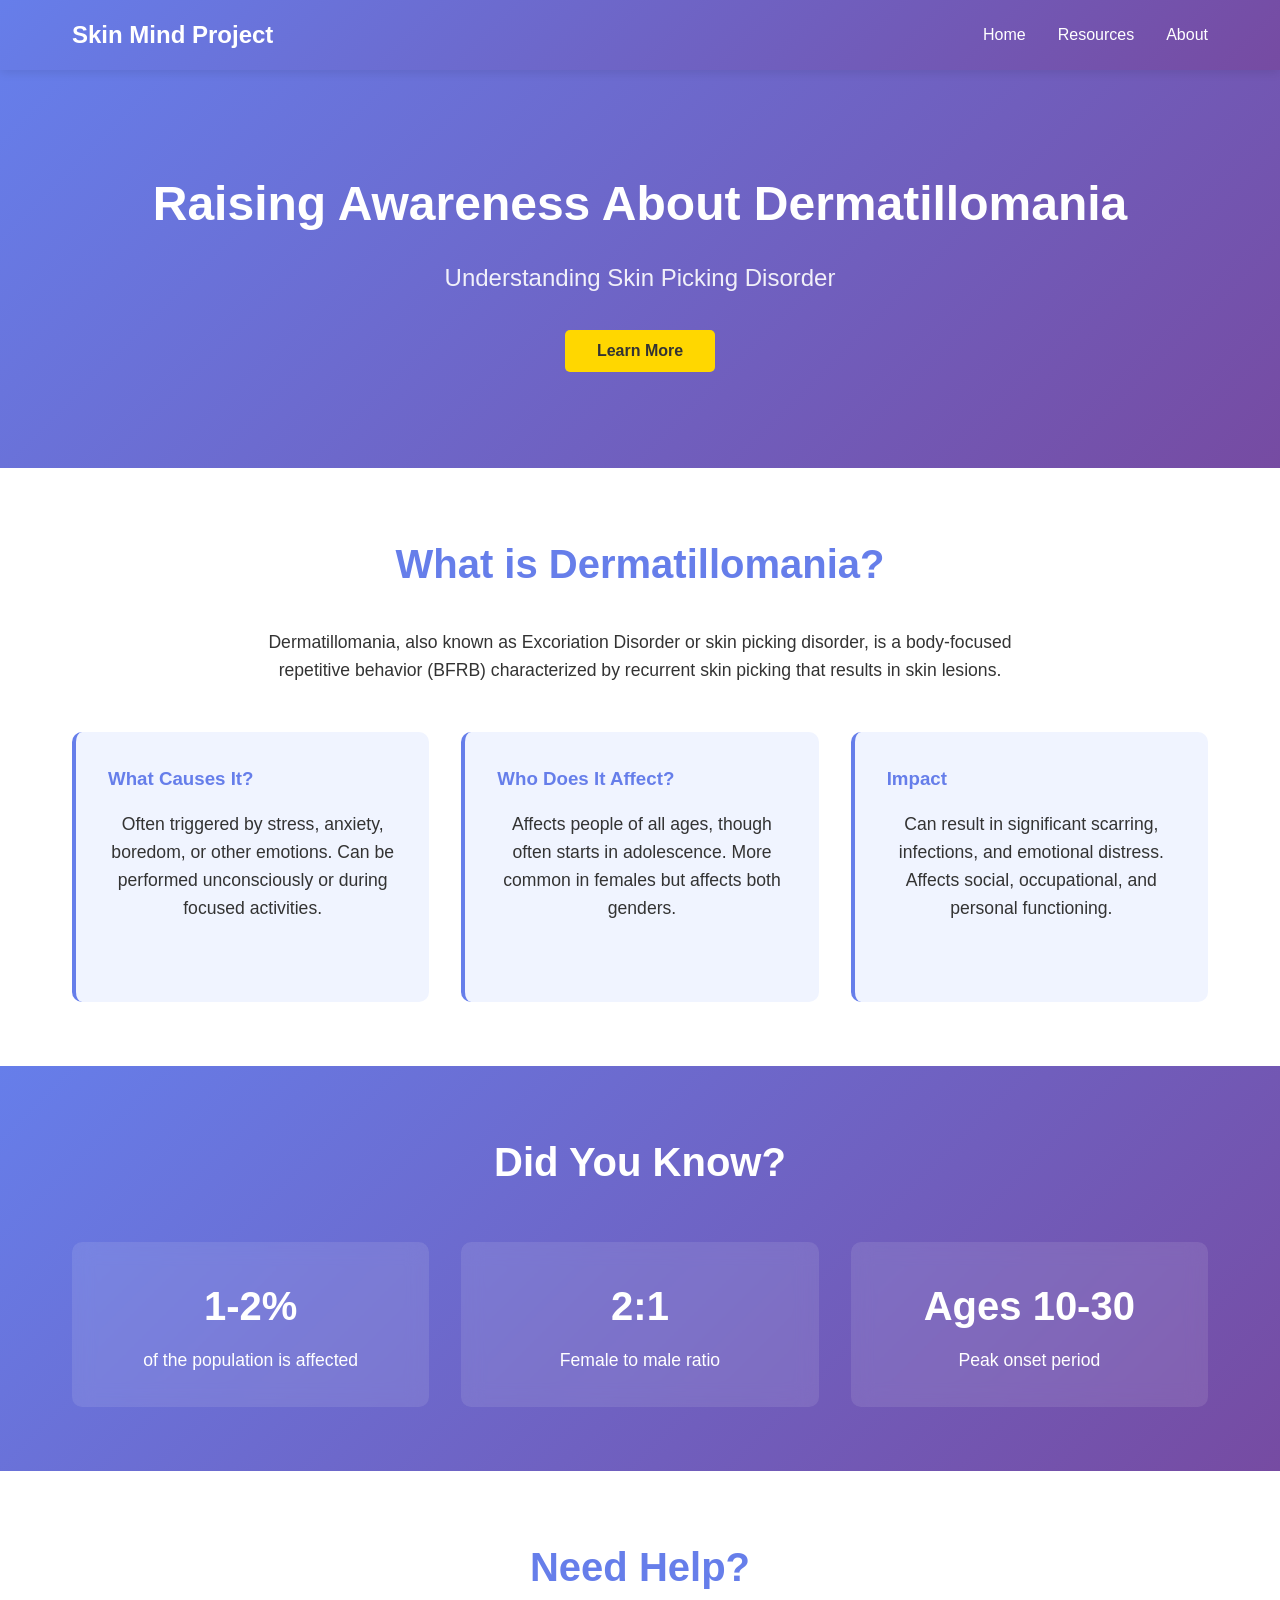
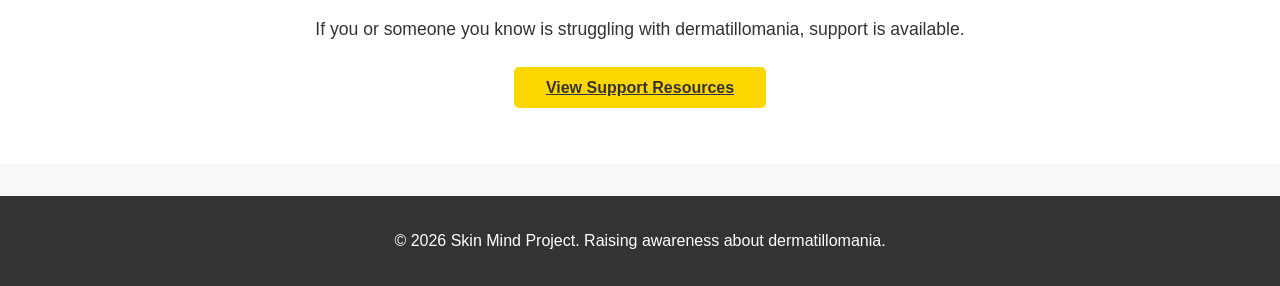
<file: index.html>
<!DOCTYPE html>
<html lang="en">
<head>
    <meta charset="UTF-8">
    <meta name="viewport" content="width=device-width, initial-scale=1.0">
    <title>Skin Mind Project - Dermatillomania Awareness</title>
    <link rel="stylesheet" href="styles.css">
</head>
<body>
    <nav class="navbar">
        <div class="nav-container">
            <h1 class="logo">Skin Mind Project</h1>
            <ul class="nav-menu">
                <li><a href="index.html" class="nav-link active">Home</a></li>
                <li><a href="resources.html" class="nav-link">Resources</a></li>
                <li><a href="about.html" class="nav-link">About</a></li>
            </ul>
        </div>
    </nav>

    <header class="hero">
        <div class="hero-content">
            <h1>Raising Awareness About Dermatillomania</h1>
            <p>Understanding Skin Picking Disorder</p>
            <button class="cta-button" onclick="scrollToSection('about')">Learn More</button>
        </div>
    </header>

    <section id="about" class="info-section">
        <div class="container">
            <h2>What is Dermatillomania?</h2>
            <p>Dermatillomania, also known as Excoriation Disorder or skin picking disorder, is a body-focused repetitive behavior (BFRB) characterized by recurrent skin picking that results in skin lesions.</p>
            
            <div class="info-grid">
                <div class="info-card">
                    <h3>What Causes It?</h3>
                    <p>Often triggered by stress, anxiety, boredom, or other emotions. Can be performed unconsciously or during focused activities.</p>
                </div>
                <div class="info-card">
                    <h3>Who Does It Affect?</h3>
                    <p>Affects people of all ages, though often starts in adolescence. More common in females but affects both genders.</p>
                </div>
                <div class="info-card">
                    <h3>Impact</h3>
                    <p>Can result in significant scarring, infections, and emotional distress. Affects social, occupational, and personal functioning.</p>
                </div>
            </div>
        </div>
    </section>

    <section class="stats-section">
        <div class="container">
            <h2>Did You Know?</h2>
            <div class="stats-grid">
                <div class="stat-card">
                    <h3>1-2%</h3>
                    <p>of the population is affected</p>
                </div>
                <div class="stat-card">
                    <h3>2:1</h3>
                    <p>Female to male ratio</p>
                </div>
                <div class="stat-card">
                    <h3>Ages 10-30</h3>
                    <p>Peak onset period</p>
                </div>
            </div>
        </div>
    </section>

    <section class="cta-section">
        <div class="container">
            <h2>Need Help?</h2>
            <p>If you or someone you know is struggling with dermatillomania, support is available.</p>
            <a href="resources.html" class="cta-button">View Support Resources</a>
        </div>
    </section>

    <footer>
        <p>&copy; 2026 Skin Mind Project. Raising awareness about dermatillomania.</p>
    </footer>

    <script src="script.js"></script>
</body>
</html>
</file>
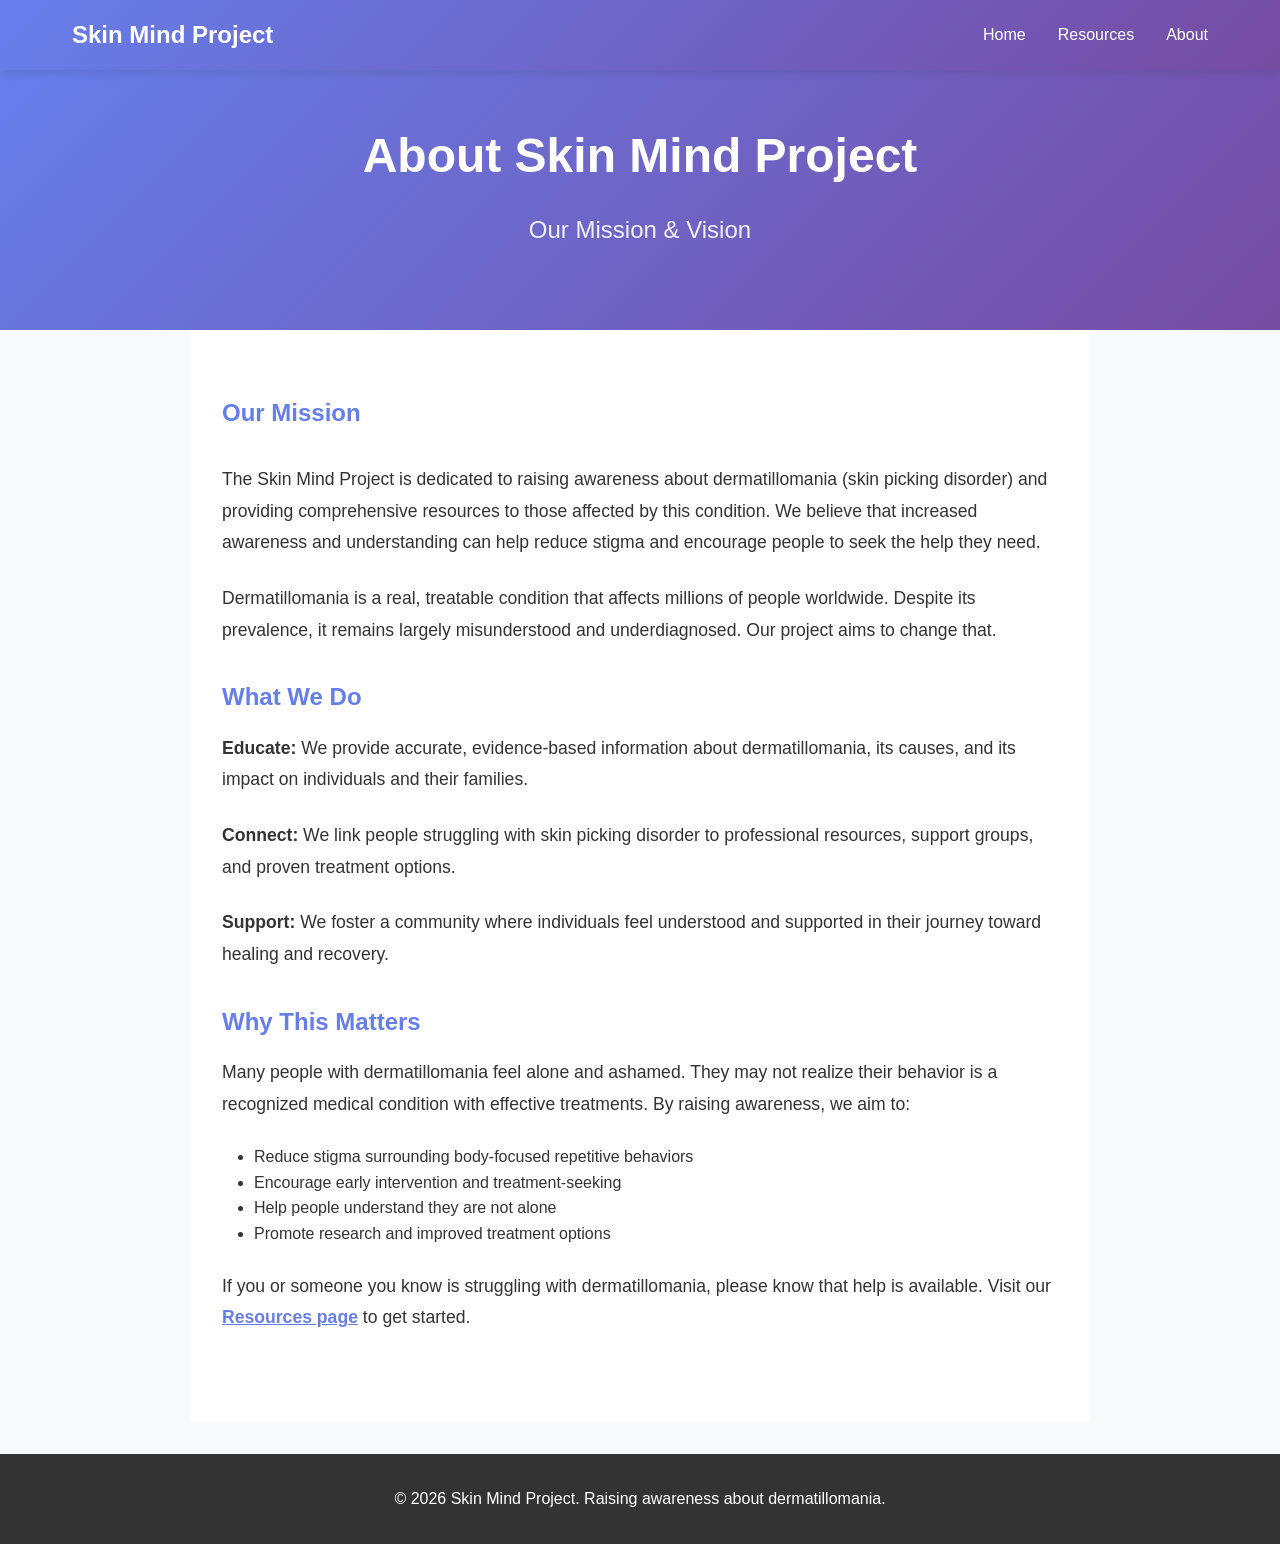
<file: about.html>
<!DOCTYPE html>
<html lang="en">
<head>
    <meta charset="UTF-8">
    <meta name="viewport" content="width=device-width, initial-scale=1.0">
    <title>About - Skin Mind Project</title>
    <link rel="stylesheet" href="styles.css">
    <style>
        .about-section {
            padding: 4rem 2rem;
            background-color: white;
            max-width: 900px;
            margin: 0 auto;
        }

        .about-section p {
            font-size: 1.1rem;
            margin-bottom: 1.5rem;
            line-height: 1.8;
        }
    </style>
</head>
<body>
    <nav class="navbar">
        <div class="nav-container">
            <h1 class="logo">Skin Mind Project</h1>
            <ul class="nav-menu">
                <li><a href="index.html" class="nav-link">Home</a></li>
                <li><a href="resources.html" class="nav-link">Resources</a></li>
                <li><a href="about.html" class="nav-link active">About</a></li>
            </ul>
        </div>
    </nav>

    <header class="hero" style="padding: 3rem 2rem;">
        <div class="hero-content">
            <h1>About Skin Mind Project</h1>
            <p>Our Mission & Vision</p>
        </div>
    </header>

    <section class="about-section">
        <h2 style="color: #667eea; margin-bottom: 2rem;">Our Mission</h2>
        
        <p>
            The Skin Mind Project is dedicated to raising awareness about dermatillomania (skin picking disorder) and providing comprehensive resources to those affected by this condition. We believe that increased awareness and understanding can help reduce stigma and encourage people to seek the help they need.
        </p>

        <p>
            Dermatillomania is a real, treatable condition that affects millions of people worldwide. Despite its prevalence, it remains largely misunderstood and underdiagnosed. Our project aims to change that.
        </p>

        <h2 style="color: #667eea; margin: 2rem 0 1rem;">What We Do</h2>

        <p>
            <strong>Educate:</strong> We provide accurate, evidence-based information about dermatillomania, its causes, and its impact on individuals and their families.
        </p>

        <p>
            <strong>Connect:</strong> We link people struggling with skin picking disorder to professional resources, support groups, and proven treatment options.
        </p>

        <p>
            <strong>Support:</strong> We foster a community where individuals feel understood and supported in their journey toward healing and recovery.
        </p>

        <h2 style="color: #667eea; margin: 2rem 0 1rem;">Why This Matters</h2>

        <p>
            Many people with dermatillomania feel alone and ashamed. They may not realize their behavior is a recognized medical condition with effective treatments. By raising awareness, we aim to:
        </p>

        <ul style="margin-left: 2rem; margin-bottom: 1.5rem;">
            <li>Reduce stigma surrounding body-focused repetitive behaviors</li>
            <li>Encourage early intervention and treatment-seeking</li>
            <li>Help people understand they are not alone</li>
            <li>Promote research and improved treatment options</li>
        </ul>

        <p>
            If you or someone you know is struggling with dermatillomania, please know that help is available. Visit our <a href="resources.html" style="color: #667eea; font-weight: bold;">Resources page</a> to get started.
        </p>
    </section>

    <footer>
        <p>&copy; 2026 Skin Mind Project. Raising awareness about dermatillomania.</p>
    </footer>

    <script src="script.js"></script>
</body>
</html>
</file>
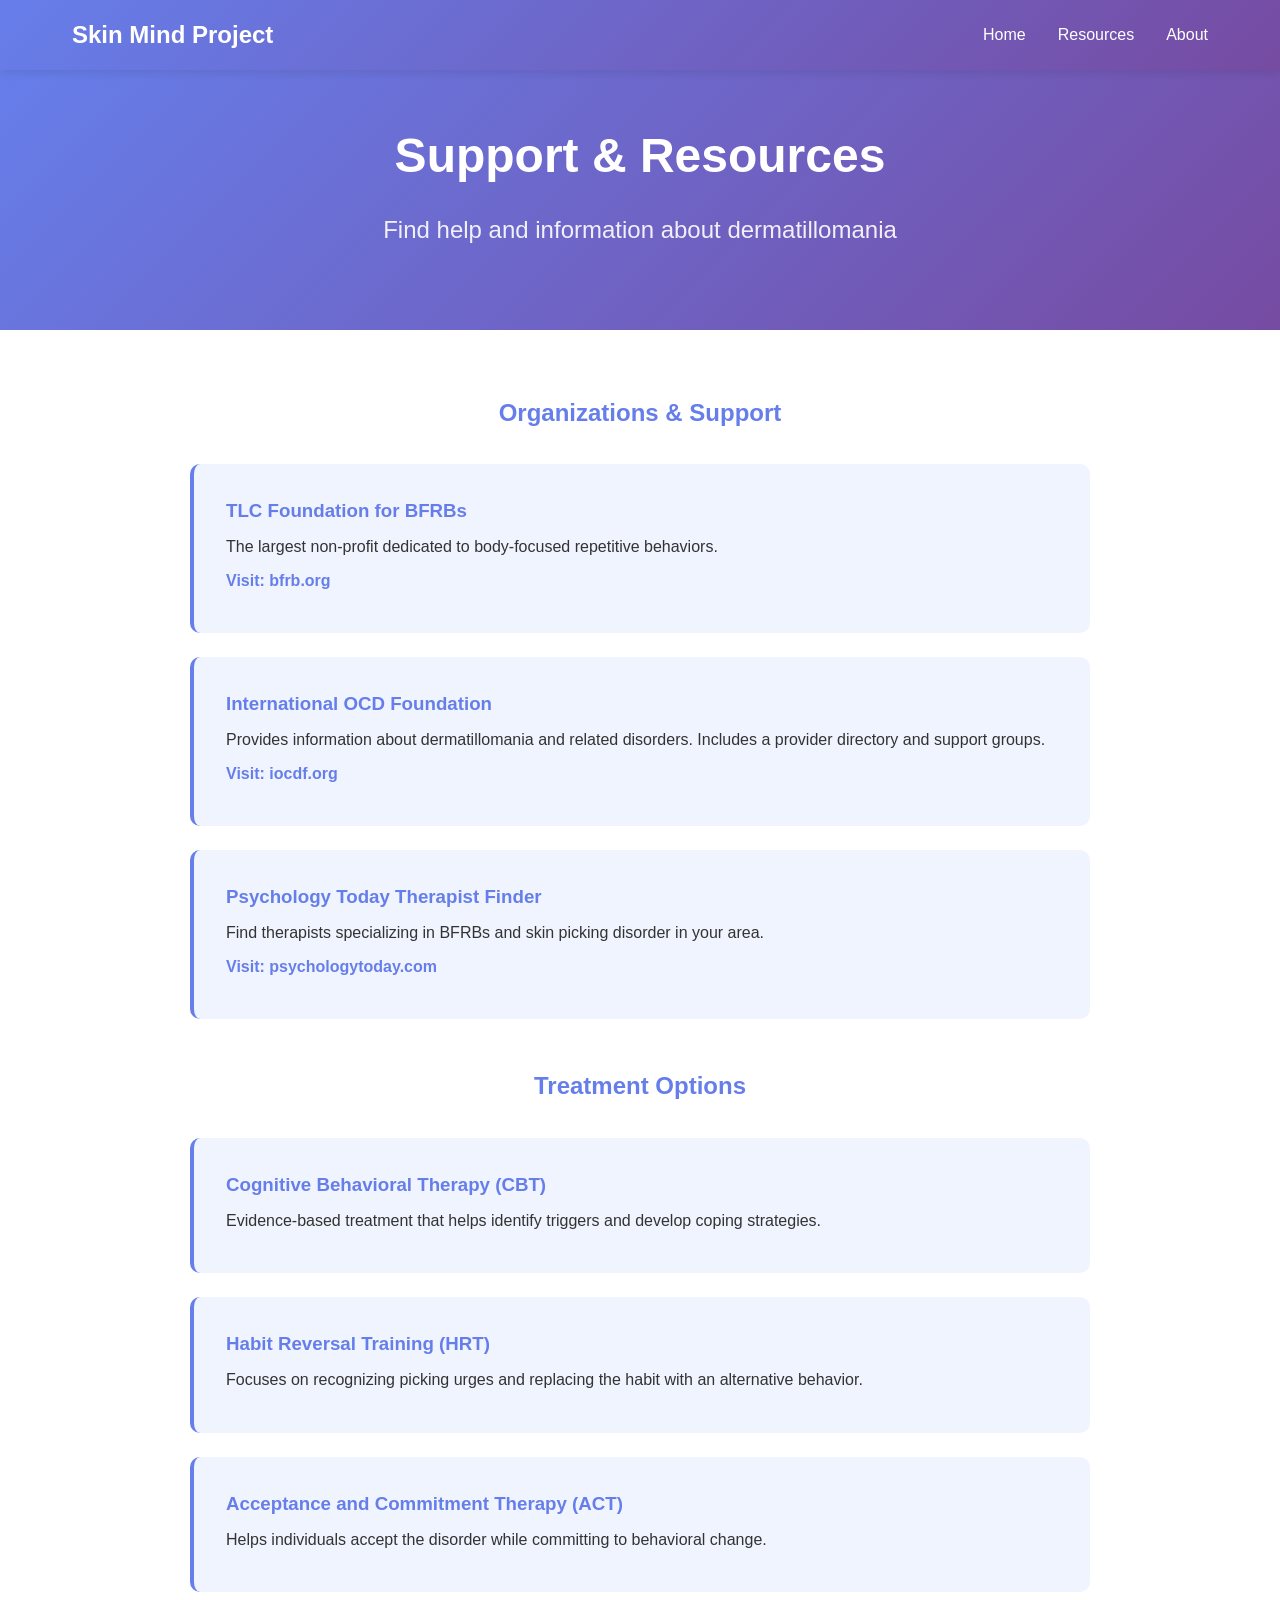
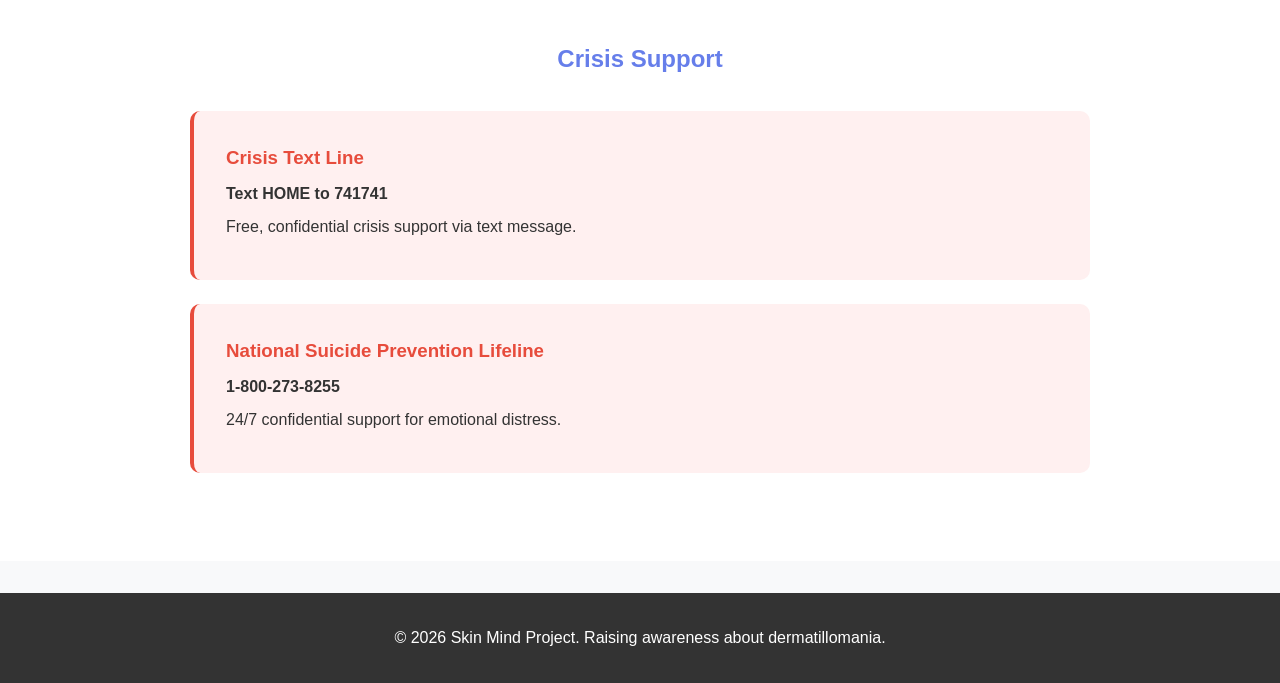
<file: resources.html>
<!DOCTYPE html>
<html lang="en">
<head>
    <meta charset="UTF-8">
    <meta name="viewport" content="width=device-width, initial-scale=1.0">
    <title>Resources - Skin Mind Project</title>
    <link rel="stylesheet" href="styles.css">
    <style>
        .resources-section {
            padding: 4rem 2rem;
            background-color: white;
        }

        .resource-list {
            max-width: 900px;
            margin: 0 auto;
        }

        .resource-item {
            background: #f0f4ff;
            padding: 2rem;
            margin-bottom: 1.5rem;
            border-radius: 10px;
            border-left: 4px solid #667eea;
        }

        .resource-item h3 {
            color: #667eea;
            margin-bottom: 0.5rem;
        }

        .resource-item p {
            margin-bottom: 0.5rem;
        }

        .resource-link {
            color: #667eea;
            text-decoration: none;
            font-weight: bold;
        }

        .resource-link:hover {
            text-decoration: underline;
        }
    </style>
</head>
<body>
    <nav class="navbar">
        <div class="nav-container">
            <h1 class="logo">Skin Mind Project</h1>
            <ul class="nav-menu">
                <li><a href="index.html" class="nav-link">Home</a></li>
                <li><a href="resources.html" class="nav-link active">Resources</a></li>
                <li><a href="about.html" class="nav-link">About</a></li>
            </ul>
        </div>
    </nav>

    <header class="hero" style="padding: 3rem 2rem;">
        <div class="hero-content">
            <h1>Support & Resources</h1>
            <p>Find help and information about dermatillomania</p>
        </div>
    </header>

    <section class="resources-section">
        <div class="resource-list">
            <h2 style="color: #667eea; text-align: center; margin-bottom: 2rem;">Organizations & Support</h2>
            
            <div class="resource-item">
                <h3>TLC Foundation for BFRBs</h3>
                <p>The largest non-profit dedicated to body-focused repetitive behaviors.</p>
                <p><a href="https://bfrb.org/" target="_blank" class="resource-link">Visit: bfrb.org</a></p>
            </div>

            <div class="resource-item">
                <h3>International OCD Foundation</h3>
                <p>Provides information about dermatillomania and related disorders. Includes a provider directory and support groups.</p>
                <p><a href="https://iocdf.org/" target="_blank" class="resource-link">Visit: iocdf.org</a></p>
            </div>

            <div class="resource-item">
                <h3>Psychology Today Therapist Finder</h3>
                <p>Find therapists specializing in BFRBs and skin picking disorder in your area.</p>
                <p><a href="https://www.psychologytoday.com/" target="_blank" class="resource-link">Visit: psychologytoday.com</a></p>
            </div>

            <h2 style="color: #667eea; text-align: center; margin: 3rem 0 2rem;">Treatment Options</h2>

            <div class="resource-item">
                <h3>Cognitive Behavioral Therapy (CBT)</h3>
                <p>Evidence-based treatment that helps identify triggers and develop coping strategies.</p>
            </div>

            <div class="resource-item">
                <h3>Habit Reversal Training (HRT)</h3>
                <p>Focuses on recognizing picking urges and replacing the habit with an alternative behavior.</p>
            </div>

            <div class="resource-item">
                <h3>Acceptance and Commitment Therapy (ACT)</h3>
                <p>Helps individuals accept the disorder while committing to behavioral change.</p>
            </div>

            <h2 style="color: #667eea; text-align: center; margin: 3rem 0 2rem;">Crisis Support</h2>

            <div class="resource-item" style="background: #fff0f0; border-left-color: #e74c3c;">
                <h3 style="color: #e74c3c;">Crisis Text Line</h3>
                <p><strong>Text HOME to 741741</strong></p>
                <p>Free, confidential crisis support via text message.</p>
            </div>

            <div class="resource-item" style="background: #fff0f0; border-left-color: #e74c3c;">
                <h3 style="color: #e74c3c;">National Suicide Prevention Lifeline</h3>
                <p><strong>1-800-273-8255</strong></p>
                <p>24/7 confidential support for emotional distress.</p>
            </div>
        </div>
    </section>

    <footer>
        <p>&copy; 2026 Skin Mind Project. Raising awareness about dermatillomania.</p>
    </footer>

    <script src="script.js"></script>
</body>
</html>
</file>
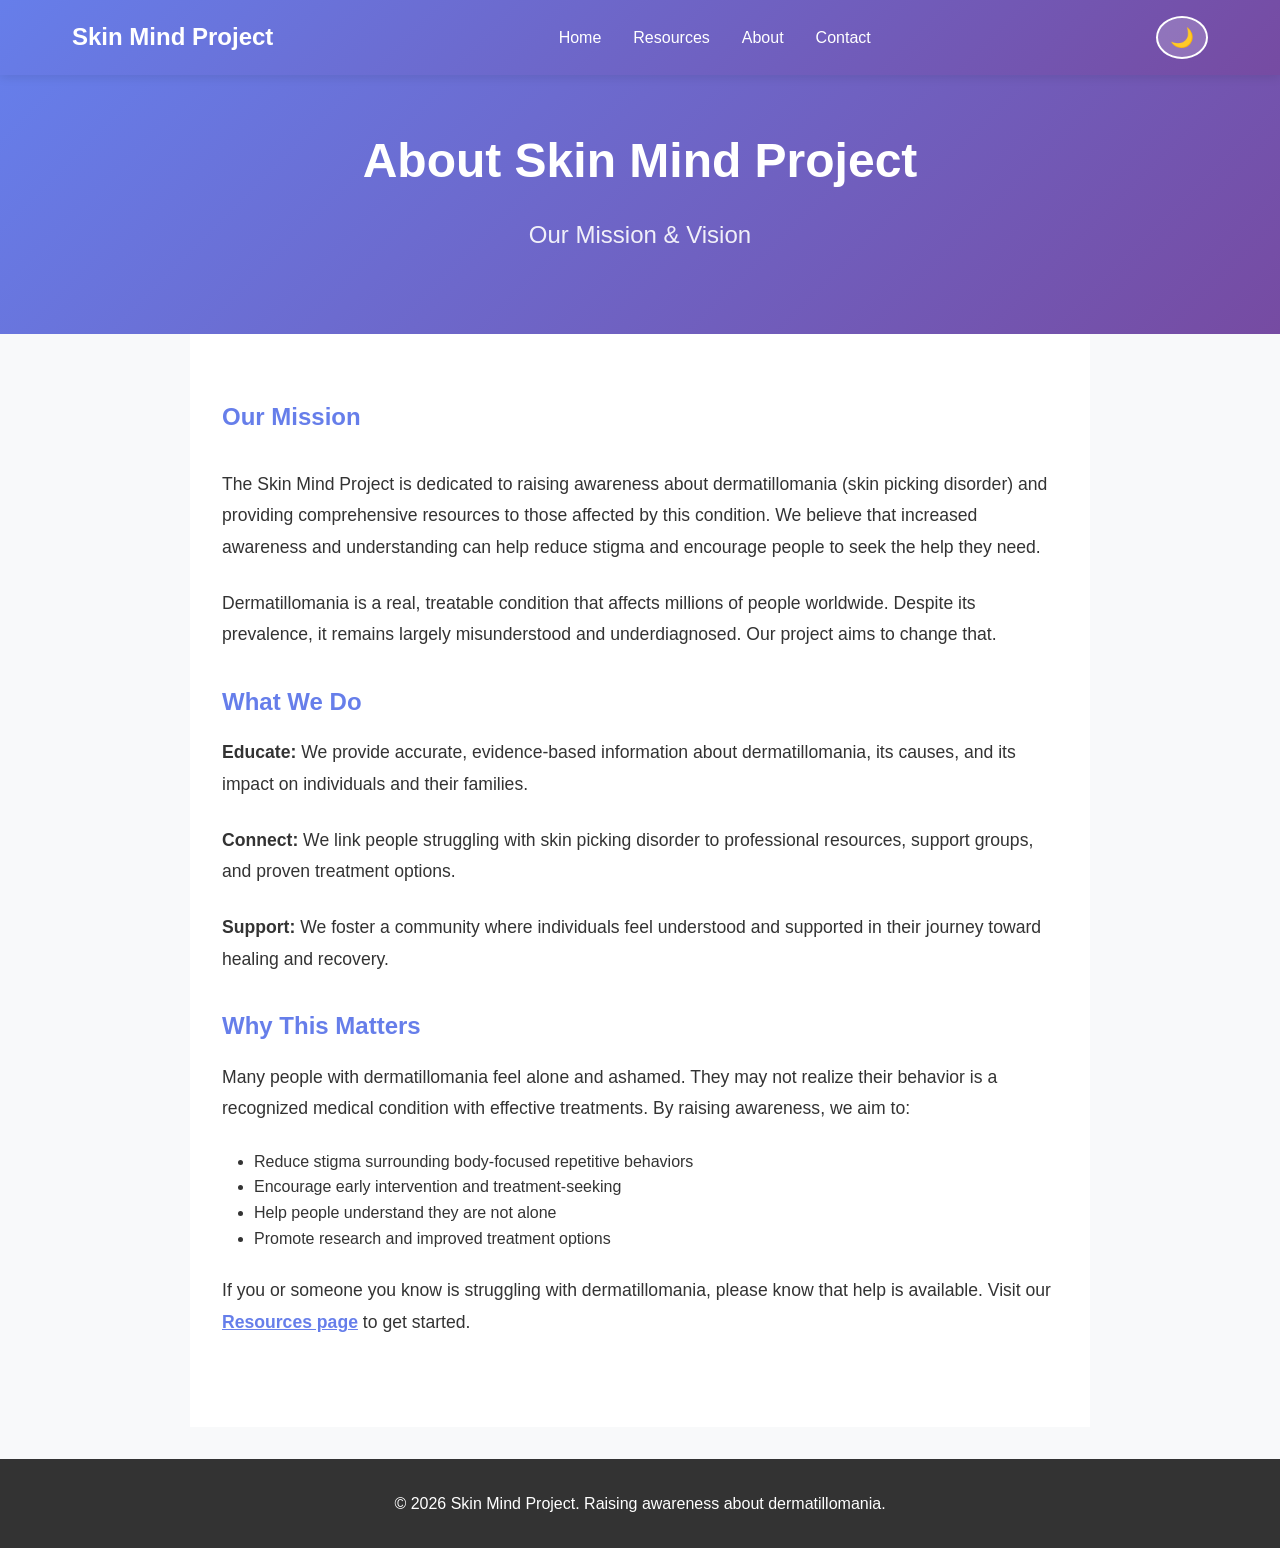
<file: docs/about.html>
<!DOCTYPE html>
<html lang="en">
<head>
    <meta charset="UTF-8">
    <meta name="viewport" content="width=device-width, initial-scale=1.0">
    <title>About - Skin Mind Project</title>
    <link rel="stylesheet" href="styles.css">
    <style>
        .about-section {
            padding: 4rem 2rem;
            background-color: white;
            transition: background-color 0.3s;
            max-width: 900px;
            margin: 0 auto;
        }

        body.dark-mode .about-section {
            background-color: #2a2a2a;
        }

        .about-section p {
            font-size: 1.1rem;
            margin-bottom: 1.5rem;
            line-height: 1.8;
        }
    </style>
</head>
<body>
    <nav class="navbar">
        <div class="nav-container">
            <h1 class="logo">Skin Mind Project</h1>
            <ul class="nav-menu">
                <li><a href="index.html" class="nav-link">Home</a></li>
                <li><a href="resources.html" class="nav-link">Resources</a></li>
                <li><a href="about.html" class="nav-link active">About</a></li>
                <li><a href="contact.html" class="nav-link">Contact</a></li>
            </ul>
            <button class="dark-mode-toggle" onclick="toggleDarkMode()" title="Toggle Dark Mode">🌙</button>
        </div>
    </nav>

    <header class="hero" style="padding: 3rem 2rem;">
        <div class="hero-content">
            <h1>About Skin Mind Project</h1>
            <p>Our Mission & Vision</p>
        </div>
    </header>

    <section class="about-section">
        <h2 style="color: #667eea; margin-bottom: 2rem;">Our Mission</h2>
        
        <p>
            The Skin Mind Project is dedicated to raising awareness about dermatillomania (skin picking disorder) and providing comprehensive resources to those affected by this condition. We believe that increased awareness and understanding can help reduce stigma and encourage people to seek the help they need.
        </p>

        <p>
            Dermatillomania is a real, treatable condition that affects millions of people worldwide. Despite its prevalence, it remains largely misunderstood and underdiagnosed. Our project aims to change that.
        </p>

        <h2 style="color: #667eea; margin: 2rem 0 1rem;">What We Do</h2>

        <p>
            <strong>Educate:</strong> We provide accurate, evidence-based information about dermatillomania, its causes, and its impact on individuals and their families.
        </p>

        <p>
            <strong>Connect:</strong> We link people struggling with skin picking disorder to professional resources, support groups, and proven treatment options.
        </p>

        <p>
            <strong>Support:</strong> We foster a community where individuals feel understood and supported in their journey toward healing and recovery.
        </p>

        <h2 style="color: #667eea; margin: 2rem 0 1rem;">Why This Matters</h2>

        <p>
            Many people with dermatillomania feel alone and ashamed. They may not realize their behavior is a recognized medical condition with effective treatments. By raising awareness, we aim to:
        </p>

        <ul style="margin-left: 2rem; margin-bottom: 1.5rem;">
            <li>Reduce stigma surrounding body-focused repetitive behaviors</li>
            <li>Encourage early intervention and treatment-seeking</li>
            <li>Help people understand they are not alone</li>
            <li>Promote research and improved treatment options</li>
        </ul>

        <p>
            If you or someone you know is struggling with dermatillomania, please know that help is available. Visit our <a href="resources.html" style="color: #667eea; font-weight: bold;">Resources page</a> to get started.
        </p>
    </section>

    <footer>
        <p>&copy; 2026 Skin Mind Project. Raising awareness about dermatillomania.</p>
    </footer>

    <script src="script.js"></script>
</body>
</html>
</file>
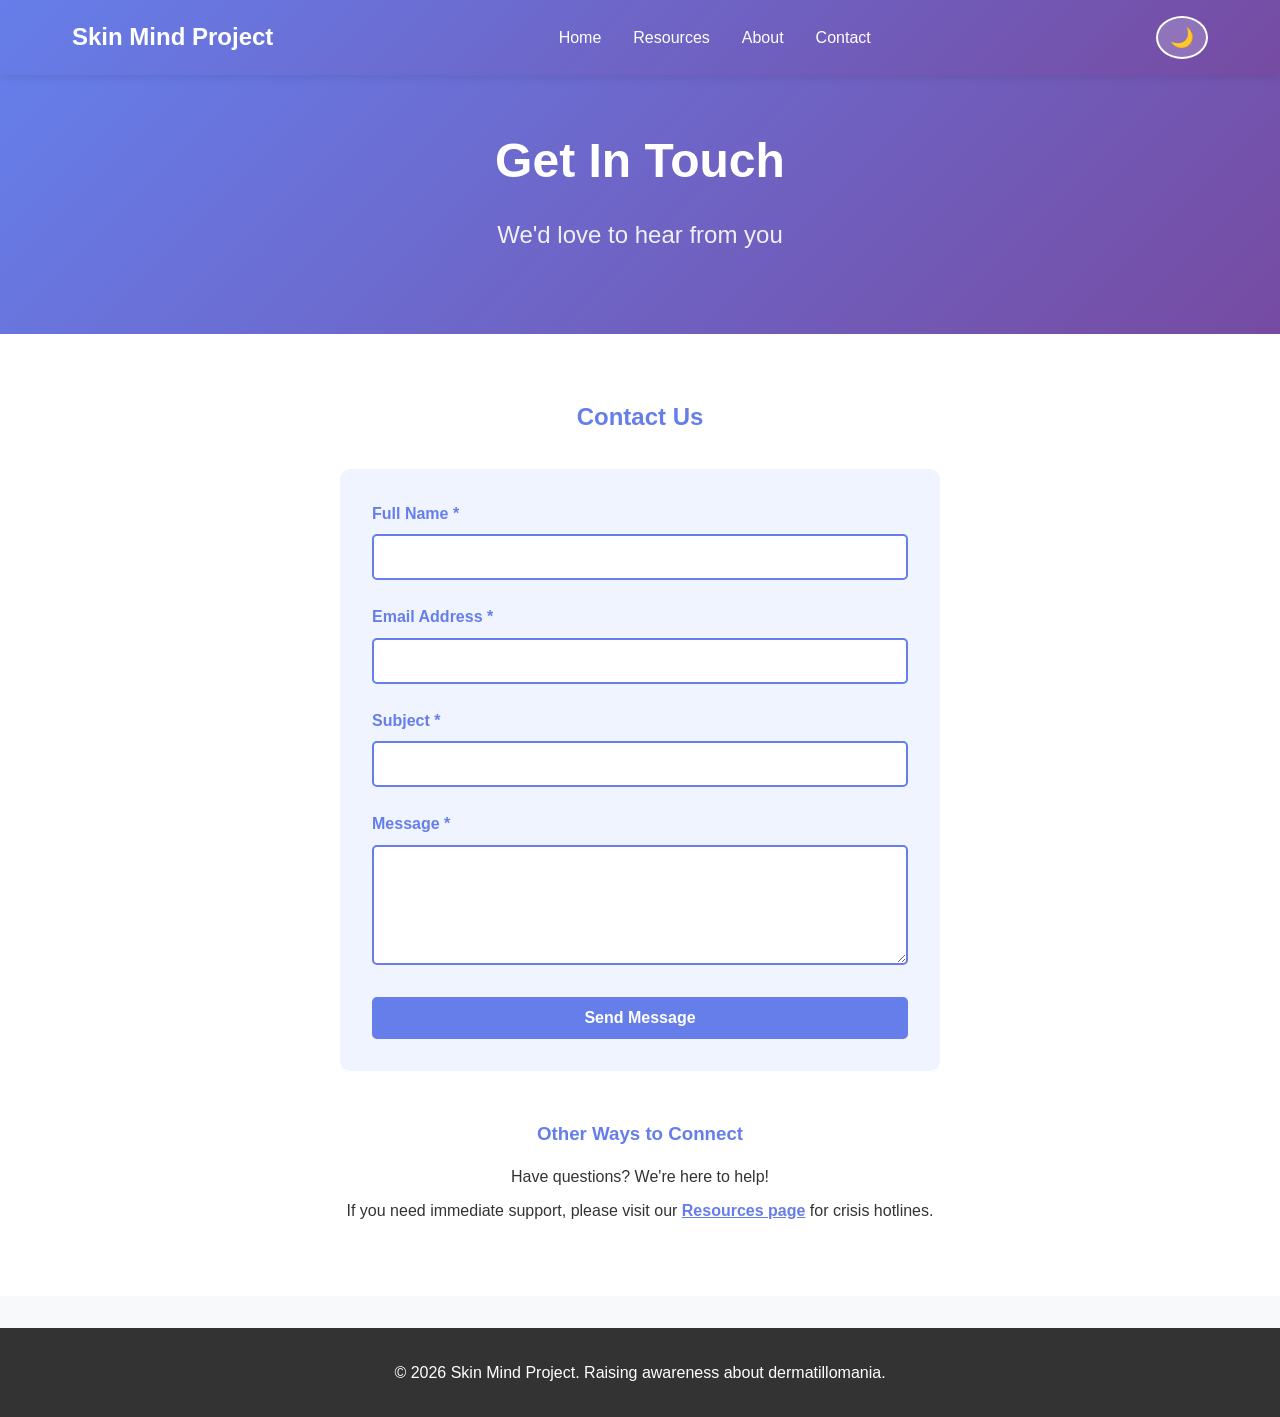
<file: docs/contact.html>
<!DOCTYPE html>
<html lang="en">
<head>
    <meta charset="UTF-8">
    <meta name="viewport" content="width=device-width, initial-scale=1.0">
    <title>Contact Us - Skin Mind Project</title>
    <link rel="stylesheet" href="styles.css">
    <style>
        .contact-section {
            padding: 4rem 2rem;
            background-color: white;
            transition: background-color 0.3s;
        }

        body.dark-mode .contact-section {
            background-color: #2a2a2a;
        }

        .contact-container {
            max-width: 600px;
            margin: 0 auto;
        }

        .contact-form {
            background: #f0f4ff;
            padding: 2rem;
            border-radius: 10px;
            transition: background-color 0.3s;
        }

        body.dark-mode .contact-form {
            background: #3a3a3a;
        }

        .form-group {
            margin-bottom: 1.5rem;
        }

        .form-group label {
            display: block;
            margin-bottom: 0.5rem;
            color: #667eea;
            font-weight: bold;
        }

        .form-group input,
        .form-group textarea {
            width: 100%;
            padding: 0.75rem;
            border: 2px solid #667eea;
            border-radius: 5px;
            font-family: inherit;
            font-size: 1rem;
            background-color: white;
            color: #333;
            transition: border-color 0.3s;
        }

        body.dark-mode .form-group input,
        body.dark-mode .form-group textarea {
            background-color: #2a2a2a;
            color: #e0e0e0;
            border-color: #667eea;
        }

        .form-group input:focus,
        .form-group textarea:focus {
            outline: none;
            border-color: #764ba2;
            box-shadow: 0 0 5px rgba(118, 75, 162, 0.3);
        }

        .form-group textarea {
            resize: vertical;
            min-height: 120px;
        }

        .submit-btn {
            background-color: #667eea;
            color: white;
            padding: 0.75rem 2rem;
            border: none;
            border-radius: 5px;
            font-size: 1rem;
            font-weight: bold;
            cursor: pointer;
            transition: all 0.3s;
            width: 100%;
        }

        .submit-btn:hover {
            background-color: #764ba2;
            transform: scale(1.02);
        }

        .contact-info {
            margin-top: 3rem;
            text-align: center;
        }

        .contact-info h3 {
            color: #667eea;
            margin-bottom: 1rem;
        }

        .contact-info p {
            margin-bottom: 0.5rem;
        }
    </style>
</head>
<body>
    <nav class="navbar">
        <div class="nav-container">
            <h1 class="logo">Skin Mind Project</h1>
            <ul class="nav-menu">
                <li><a href="index.html" class="nav-link">Home</a></li>
                <li><a href="resources.html" class="nav-link">Resources</a></li>
                <li><a href="about.html" class="nav-link">About</a></li>
                <li><a href="contact.html" class="nav-link active">Contact</a></li>
            </ul>
            <button class="dark-mode-toggle" onclick="toggleDarkMode()" title="Toggle Dark Mode">🌙</button>
        </div>
    </nav>

    <header class="hero" style="padding: 3rem 2rem;">
        <div class="hero-content">
            <h1>Get In Touch</h1>
            <p>We'd love to hear from you</p>
        </div>
    </header>

    <section class="contact-section">
        <div class="contact-container">
            <h2 style="color: #667eea; text-align: center; margin-bottom: 2rem;">Contact Us</h2>
            
            <form class="contact-form" action="https://formspree.io/f/myzyjdql" method="POST">
                <div class="form-group">
                    <label for="name">Full Name *</label>
                    <input type="text" id="name" name="name" required>
                </div>

                <div class="form-group">
                    <label for="email">Email Address *</label>
                    <input type="email" id="email" name="email" required>
                </div>

                <div class="form-group">
                    <label for="subject">Subject *</label>
                    <input type="text" id="subject" name="subject" required>
                </div>

                <div class="form-group">
                    <label for="message">Message *</label>
                    <textarea id="message" name="message" required></textarea>
                </div>

                <button type="submit" class="submit-btn">Send Message</button>
            </form>

            <div class="contact-info">
                <h3>Other Ways to Connect</h3>
                <p>Have questions? We're here to help!</p>
                <p>If you need immediate support, please visit our <a href="resources.html" style="color: #667eea; font-weight: bold;">Resources page</a> for crisis hotlines.</p>
            </div>
        </div>
    </section>

    <footer>
        <p>&copy; 2026 Skin Mind Project. Raising awareness about dermatillomania.</p>
    </footer>

    <script src="script.js"></script>
</body>
</html>
</file>
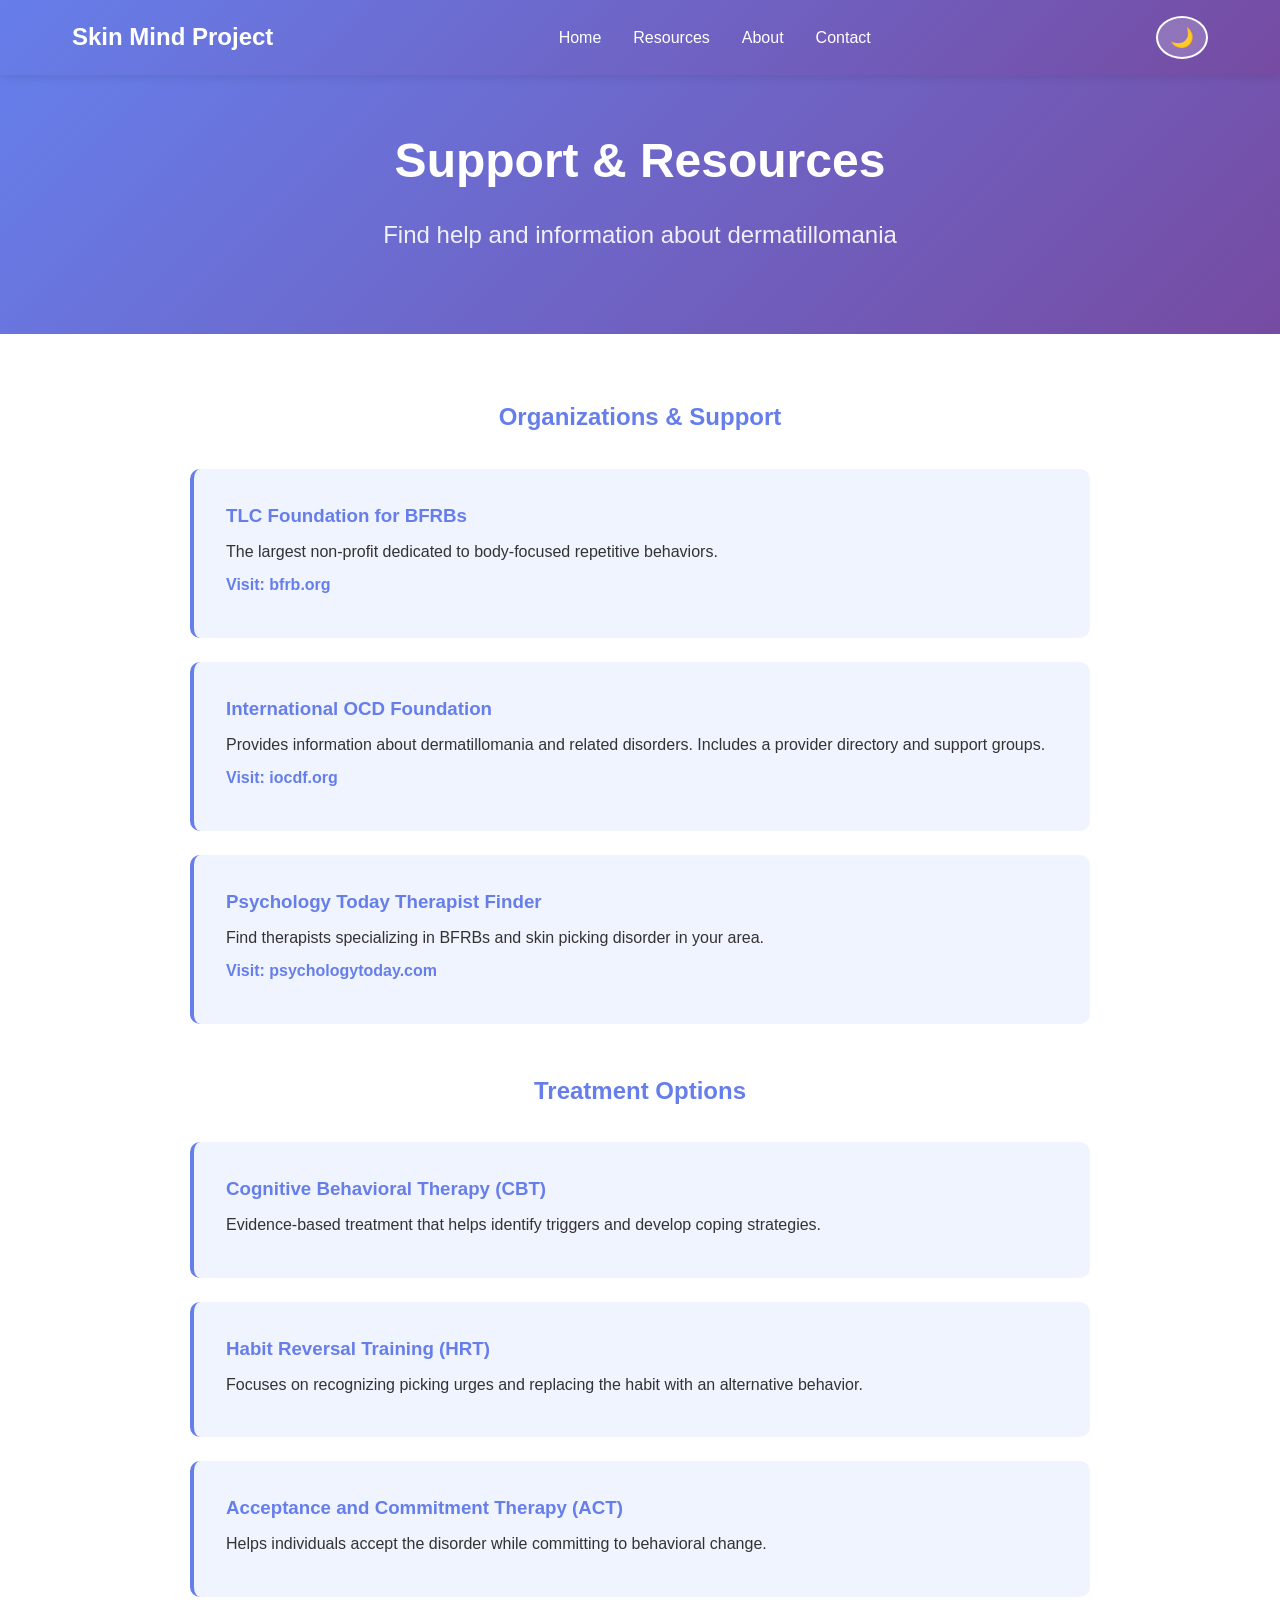
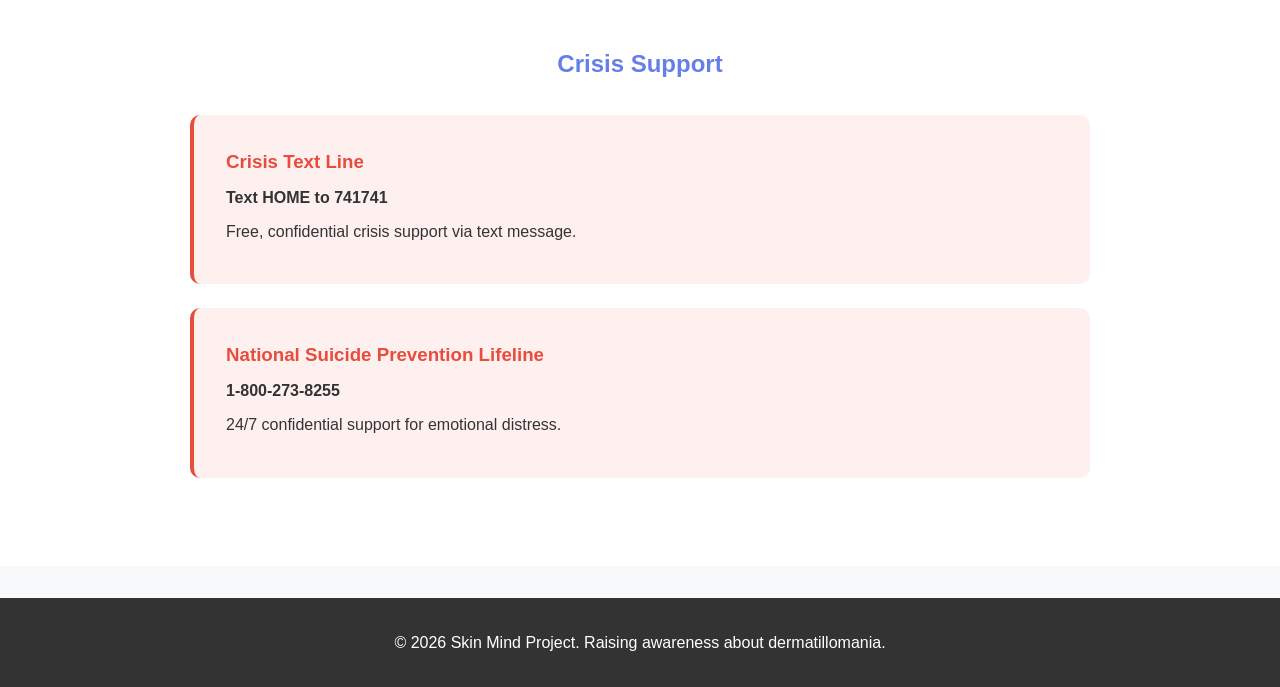
<file: docs/resources.html>
<!DOCTYPE html>
<html lang="en">
<head>
    <meta charset="UTF-8">
    <meta name="viewport" content="width=device-width, initial-scale=1.0">
    <title>Resources - Skin Mind Project</title>
    <link rel="stylesheet" href="styles.css">
    <style>
        .resources-section {
            padding: 4rem 2rem;
            background-color: white;
            transition: background-color 0.3s;
        }

        body.dark-mode .resources-section {
            background-color: #2a2a2a;
        }

        .resource-list {
            max-width: 900px;
            margin: 0 auto;
        }

        .resource-item {
            background: #f0f4ff;
            padding: 2rem;
            margin-bottom: 1.5rem;
            border-radius: 10px;
            border-left: 4px solid #667eea;
            transition: background-color 0.3s;
        }

        body.dark-mode .resource-item {
            background: #3a3a3a;
        }

        .resource-item h3 {
            color: #667eea;
            margin-bottom: 0.5rem;
        }

        .resource-item p {
            margin-bottom: 0.5rem;
        }

        .resource-link {
            color: #667eea;
            text-decoration: none;
            font-weight: bold;
        }

        .resource-link:hover {
            text-decoration: underline;
        }
    </style>
</head>
<body>
    <nav class="navbar">
        <div class="nav-container">
            <h1 class="logo">Skin Mind Project</h1>
            <ul class="nav-menu">
                <li><a href="index.html" class="nav-link">Home</a></li>
                <li><a href="resources.html" class="nav-link active">Resources</a></li>
                <li><a href="about.html" class="nav-link">About</a></li>
                <li><a href="contact.html" class="nav-link">Contact</a></li>
            </ul>
            <button class="dark-mode-toggle" onclick="toggleDarkMode()" title="Toggle Dark Mode">🌙</button>
        </div>
    </nav>

    <header class="hero" style="padding: 3rem 2rem;">
        <div class="hero-content">
            <h1>Support & Resources</h1>
            <p>Find help and information about dermatillomania</p>
        </div>
    </header>

    <section class="resources-section">
        <div class="resource-list">
            <h2 style="color: #667eea; text-align: center; margin-bottom: 2rem;">Organizations & Support</h2>
            
            <div class="resource-item">
                <h3>TLC Foundation for BFRBs</h3>
                <p>The largest non-profit dedicated to body-focused repetitive behaviors.</p>
                <p><a href="https://bfrb.org/" target="_blank" class="resource-link">Visit: bfrb.org</a></p>
            </div>

            <div class="resource-item">
                <h3>International OCD Foundation</h3>
                <p>Provides information about dermatillomania and related disorders. Includes a provider directory and support groups.</p>
                <p><a href="https://iocdf.org/" target="_blank" class="resource-link">Visit: iocdf.org</a></p>
            </div>

            <div class="resource-item">
                <h3>Psychology Today Therapist Finder</h3>
                <p>Find therapists specializing in BFRBs and skin picking disorder in your area.</p>
                <p><a href="https://www.psychologytoday.com/" target="_blank" class="resource-link">Visit: psychologytoday.com</a></p>
            </div>

            <h2 style="color: #667eea; text-align: center; margin: 3rem 0 2rem;">Treatment Options</h2>

            <div class="resource-item">
                <h3>Cognitive Behavioral Therapy (CBT)</h3>
                <p>Evidence-based treatment that helps identify triggers and develop coping strategies.</p>
            </div>

            <div class="resource-item">
                <h3>Habit Reversal Training (HRT)</h3>
                <p>Focuses on recognizing picking urges and replacing the habit with an alternative behavior.</p>
            </div>

            <div class="resource-item">
                <h3>Acceptance and Commitment Therapy (ACT)</h3>
                <p>Helps individuals accept the disorder while committing to behavioral change.</p>
            </div>

            <h2 style="color: #667eea; text-align: center; margin: 3rem 0 2rem;">Crisis Support</h2>

            <div class="resource-item" style="background: #fff0f0; border-left-color: #e74c3c;">
                <h3 style="color: #e74c3c;">Crisis Text Line</h3>
                <p><strong>Text HOME to 741741</strong></p>
                <p>Free, confidential crisis support via text message.</p>
            </div>

            <div class="resource-item" style="background: #fff0f0; border-left-color: #e74c3c;">
                <h3 style="color: #e74c3c;">National Suicide Prevention Lifeline</h3>
                <p><strong>1-800-273-8255</strong></p>
                <p>24/7 confidential support for emotional distress.</p>
            </div>
        </div>
    </section>

    <footer>
        <p>&copy; 2026 Skin Mind Project. Raising awareness about dermatillomania.</p>
    </footer>

    <script src="script.js"></script>
</body>
</html>
</file>
<file: styles.css>
* {
    margin: 0;
    padding: 0;
    box-sizing: border-box;
}

body {
    font-family: 'Segoe UI', Tahoma, Geneva, Verdana, sans-serif;
    line-height: 1.6;
    color: #333;
    background-color: #f8f9fa;
}

/* Navbar */
.navbar {
    background: linear-gradient(135deg, #667eea 0%, #764ba2 100%);
    padding: 1rem 0;
    position: sticky;
    top: 0;
    z-index: 100;
    box-shadow: 0 2px 10px rgba(0, 0, 0, 0.1);
}

.nav-container {
    max-width: 1200px;
    margin: 0 auto;
    padding: 0 2rem;
    display: flex;
    justify-content: space-between;
    align-items: center;
}

.logo {
    color: white;
    font-size: 1.5rem;
    font-weight: bold;
}

.nav-menu {
    display: flex;
    list-style: none;
    gap: 2rem;
}

.nav-link {
    color: white;
    text-decoration: none;
    transition: opacity 0.3s;
    font-weight: 500;
}

.nav-link:hover,
.nav-link.active {
    opacity: 0.8;
    border-bottom: 2px solid white;
    padding-bottom: 0.25rem;
}

/* Hero Section */
.hero {
    background: linear-gradient(135deg, #667eea 0%, #764ba2 100%);
    color: white;
    padding: 6rem 2rem;
    text-align: center;
}

.hero-content h1 {
    font-size: 3rem;
    margin-bottom: 1rem;
}

.hero-content p {
    font-size: 1.5rem;
    margin-bottom: 2rem;
    opacity: 0.9;
}

/* CTA Button */
.cta-button {
    background-color: #ffd700;
    color: #333;
    padding: 0.75rem 2rem;
    border: none;
    border-radius: 5px;
    font-size: 1rem;
    font-weight: bold;
    cursor: pointer;
    transition: all 0.3s;
}

.cta-button:hover {
    background-color: #ffed4e;
    transform: scale(1.05);
}

/* Container */
.container {
    max-width: 1200px;
    margin: 0 auto;
    padding: 0 2rem;
}

/* Info Section */
.info-section {
    padding: 4rem 2rem;
    background-color: white;
}

.info-section h2 {
    text-align: center;
    font-size: 2.5rem;
    margin-bottom: 2rem;
    color: #667eea;
}

.info-section p {
    text-align: center;
    font-size: 1.1rem;
    margin-bottom: 3rem;
    max-width: 800px;
    margin-left: auto;
    margin-right: auto;
}

.info-grid {
    display: grid;
    grid-template-columns: repeat(auto-fit, minmax(300px, 1fr));
    gap: 2rem;
    margin-top: 2rem;
}

.info-card {
    background: #f0f4ff;
    padding: 2rem;
    border-radius: 10px;
    border-left: 4px solid #667eea;
    transition: transform 0.3s, box-shadow 0.3s;
}

.info-card:hover {
    transform: translateY(-5px);
    box-shadow: 0 5px 20px rgba(0, 0, 0, 0.1);
}

.info-card h3 {
    color: #667eea;
    margin-bottom: 1rem;
}

/* Stats Section */
.stats-section {
    background: linear-gradient(135deg, #667eea 0%, #764ba2 100%);
    color: white;
    padding: 4rem 2rem;
}

.stats-section h2 {
    text-align: center;
    font-size: 2.5rem;
    margin-bottom: 3rem;
}

.stats-grid {
    display: grid;
    grid-template-columns: repeat(auto-fit, minmax(200px, 1fr));
    gap: 2rem;
}

.stat-card {
    background: rgba(255, 255, 255, 0.1);
    padding: 2rem;
    border-radius: 10px;
    text-align: center;
    backdrop-filter: blur(10px);
}

.stat-card h3 {
    font-size: 2.5rem;
    margin-bottom: 0.5rem;
}

.stat-card p {
    font-size: 1.1rem;
}

/* CTA Section */
.cta-section {
    background-color: white;
    padding: 4rem 2rem;
    text-align: center;
}

.cta-section h2 {
    color: #667eea;
    font-size: 2.5rem;
    margin-bottom: 1rem;
}

.cta-section p {
    font-size: 1.1rem;
    margin-bottom: 2rem;
}

/* Footer */
footer {
    background: #333;
    color: white;
    text-align: center;
    padding: 2rem;
    margin-top: 2rem;
}

/* Responsive */
@media (max-width: 768px) {
    .hero-content h1 {
        font-size: 2rem;
    }

    .nav-menu {
        gap: 1rem;
    }

    .info-grid,
    .stats-grid {
        grid-template-columns: 1fr;
    }
}
</file>
<file: docs/styles.css>
* {
    margin: 0;
    padding: 0;
    box-sizing: border-box;
}

body {
    font-family: 'Segoe UI', Tahoma, Geneva, Verdana, sans-serif;
    line-height: 1.6;
    color: #333;
    background-color: #f8f9fa;
    transition: background-color 0.3s, color 0.3s;
}

body.dark-mode {
    background-color: #1a1a1a;
    color: #e0e0e0;
}

/* Navbar */
.navbar {
    background: linear-gradient(135deg, #667eea 0%, #764ba2 100%);
    padding: 1rem 0;
    position: sticky;
    top: 0;
    z-index: 100;
    box-shadow: 0 2px 10px rgba(0, 0, 0, 0.1);
}

.nav-container {
    max-width: 1200px;
    margin: 0 auto;
    padding: 0 2rem;
    display: flex;
    justify-content: space-between;
    align-items: center;
}

.logo {
    color: white;
    font-size: 1.5rem;
    font-weight: bold;
}

.nav-menu {
    display: flex;
    list-style: none;
    gap: 2rem;
}

.nav-link {
    color: white;
    text-decoration: none;
    transition: opacity 0.3s;
    font-weight: 500;
}

.nav-link:hover,
.nav-link.active {
    opacity: 0.8;
    border-bottom: 2px solid white;
    padding-bottom: 0.25rem;
}

/* Dark Mode Toggle */
.dark-mode-toggle {
    background: rgba(255, 255, 255, 0.2);
    border: 2px solid white;
    color: white;
    padding: 0.5rem 0.75rem;
    border-radius: 50%;
    cursor: pointer;
    font-size: 1.2rem;
    transition: all 0.3s;
}

.dark-mode-toggle:hover {
    background: rgba(255, 255, 255, 0.3);
    transform: scale(1.1);
}

/* Hero Section */
.hero {
    background: linear-gradient(135deg, #667eea 0%, #764ba2 100%);
    color: white;
    padding: 6rem 2rem;
    text-align: center;
}

body.dark-mode .hero {
    background: linear-gradient(135deg, #4a5aa8 0%, #5a3f7a 100%);
}

.hero-content h1 {
    font-size: 3rem;
    margin-bottom: 1rem;
}

.hero-content p {
    font-size: 1.5rem;
    margin-bottom: 2rem;
    opacity: 0.9;
}

/* CTA Button */
.cta-button {
    background-color: #ffd700;
    color: #333;
    padding: 0.75rem 2rem;
    border: none;
    border-radius: 5px;
    font-size: 1rem;
    font-weight: bold;
    cursor: pointer;
    transition: all 0.3s;
}

.cta-button:hover {
    background-color: #ffed4e;
    transform: scale(1.05);
}

/* Container */
.container {
    max-width: 1200px;
    margin: 0 auto;
    padding: 0 2rem;
}

/* Info Section */
.info-section {
    padding: 4rem 2rem;
    background-color: white;
    transition: background-color 0.3s;
}

body.dark-mode .info-section {
    background-color: #2a2a2a;
}

.info-section h2 {
    text-align: center;
    font-size: 2.5rem;
    margin-bottom: 2rem;
    color: #667eea;
}

.info-section p {
    text-align: center;
    font-size: 1.1rem;
    margin-bottom: 3rem;
    max-width: 800px;
    margin-left: auto;
    margin-right: auto;
}

.info-grid {
    display: grid;
    grid-template-columns: repeat(auto-fit, minmax(300px, 1fr));
    gap: 2rem;
    margin-top: 2rem;
}

.info-card {
    background: #f0f4ff;
    padding: 2rem;
    border-radius: 10px;
    border-left: 4px solid #667eea;
    transition: transform 0.3s, box-shadow 0.3s;
}

body.dark-mode .info-card {
    background: #3a3a3a;
    border-left-color: #667eea;
}

.info-card:hover {
    transform: translateY(-5px);
    box-shadow: 0 5px 20px rgba(0, 0, 0, 0.1);
}

.info-card h3 {
    color: #667eea;
    margin-bottom: 1rem;
}

/* Stats Section */
.stats-section {
    background: linear-gradient(135deg, #667eea 0%, #764ba2 100%);
    color: white;
    padding: 4rem 2rem;
}

body.dark-mode .stats-section {
    background: linear-gradient(135deg, #4a5aa8 0%, #5a3f7a 100%);
}

.stats-section h2 {
    text-align: center;
    font-size: 2.5rem;
    margin-bottom: 3rem;
}

.stats-grid {
    display: grid;
    grid-template-columns: repeat(auto-fit, minmax(200px, 1fr));
    gap: 2rem;
}

.stat-card {
    background: rgba(255, 255, 255, 0.1);
    padding: 2rem;
    border-radius: 10px;
    text-align: center;
    backdrop-filter: blur(10px);
}

.stat-card h3 {
    font-size: 2.5rem;
    margin-bottom: 0.5rem;
}

.stat-card p {
    font-size: 1.1rem;
}

/* Dashboard Section */
.dashboard-section {
    padding: 4rem 2rem;
    background-color: white;
    transition: background-color 0.3s;
}

body.dark-mode .dashboard-section {
    background-color: #2a2a2a;
}

.dashboard-section h2 {
    text-align: center;
    font-size: 2.5rem;
    margin-bottom: 1rem;
    color: #667eea;
}

.dashboard-section > .container > p {
    text-align: center;
    margin-bottom: 3rem;
    font-size: 1.1rem;
}

.charts-grid {
    display: grid;
    grid-template-columns: repeat(auto-fit, minmax(400px, 1fr));
    gap: 2rem;
}

.chart-card {
    background: #f9f9f9;
    padding: 2rem;
    border-radius: 10px;
    box-shadow: 0 2px 10px rgba(0, 0, 0, 0.1);
    transition: transform 0.3s;
}

body.dark-mode .chart-card {
    background: #3a3a3a;
    box-shadow: 0 2px 10px rgba(0, 0, 0, 0.3);
}

.chart-card:hover {
    transform: translateY(-5px);
}

.chart-card h3 {
    color: #667eea;
    margin-bottom: 1.5rem;
    text-align: center;
}

/* CTA Section */
.cta-section {
    background-color: white;
    padding: 4rem 2rem;
    text-align: center;
    transition: background-color 0.3s;
}

body.dark-mode .cta-section {
    background-color: #2a2a2a;
}

.cta-section h2 {
    color: #667eea;
    font-size: 2.5rem;
    margin-bottom: 1rem;
}

.cta-section p {
    font-size: 1.1rem;
    margin-bottom: 2rem;
}

/* Footer */
footer {
    background: #333;
    color: white;
    text-align: center;
    padding: 2rem;
    margin-top: 2rem;
}

body.dark-mode footer {
    background: #1a1a1a;
}

/* Responsive */
@media (max-width: 768px) {
    .hero-content h1 {
        font-size: 2rem;
    }

    .nav-menu {
        gap: 1rem;
    }

    .info-grid,
    .stats-grid,
    .charts-grid {
        grid-template-columns: 1fr;
    }

    .charts-grid {
        grid-template-columns: 1fr;
    }
}
</file>
